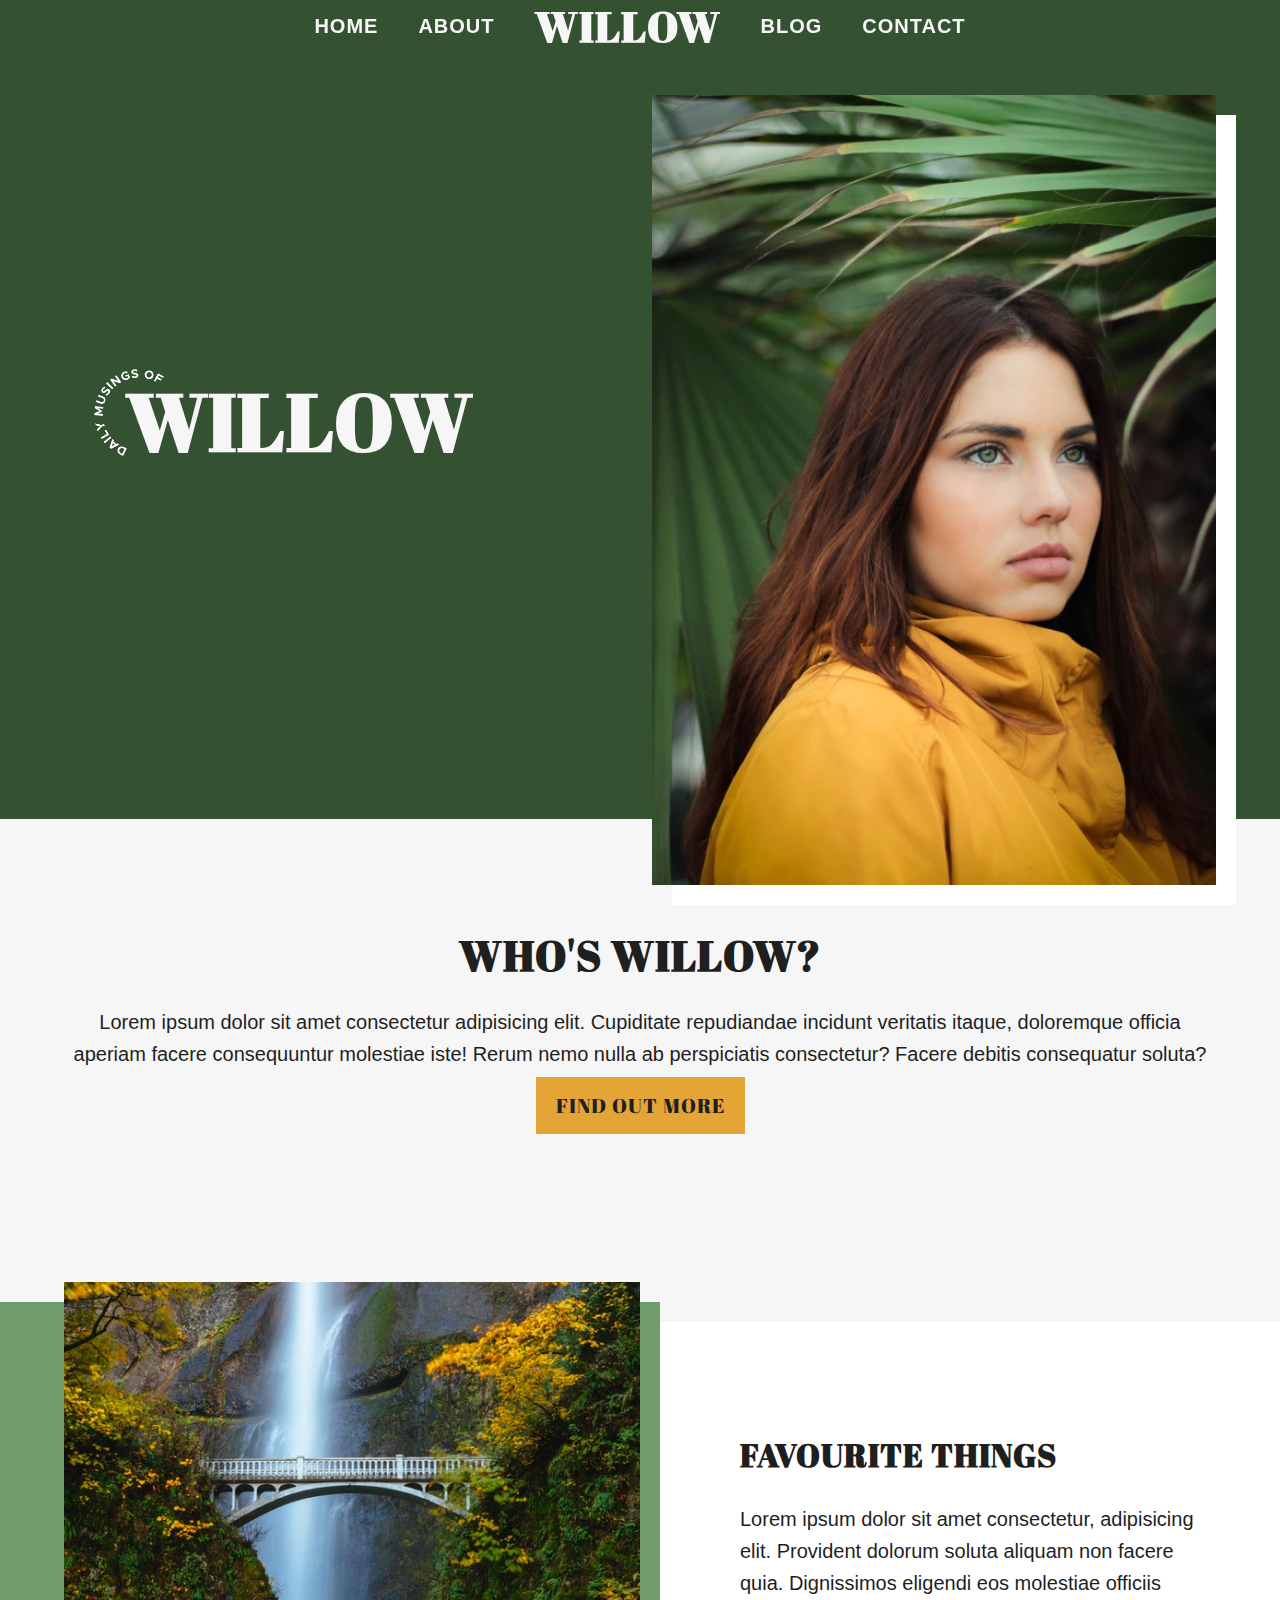
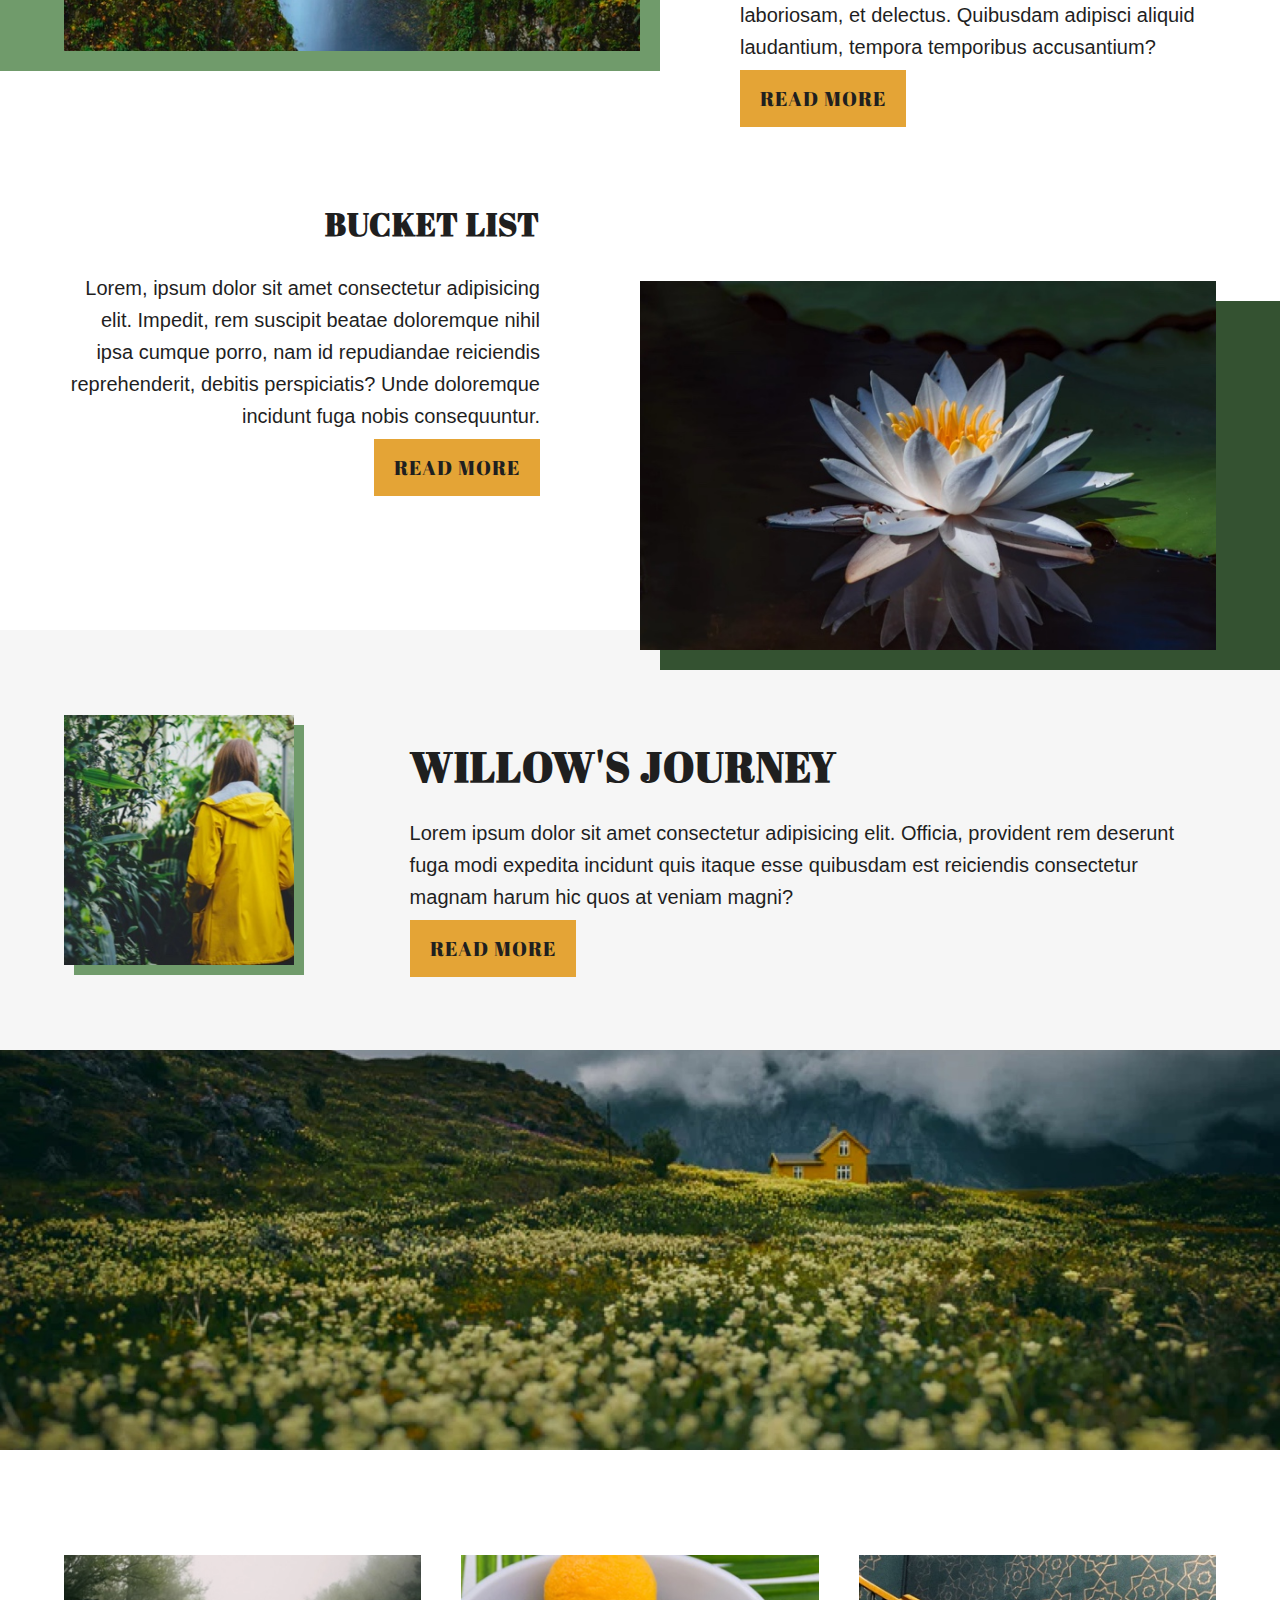
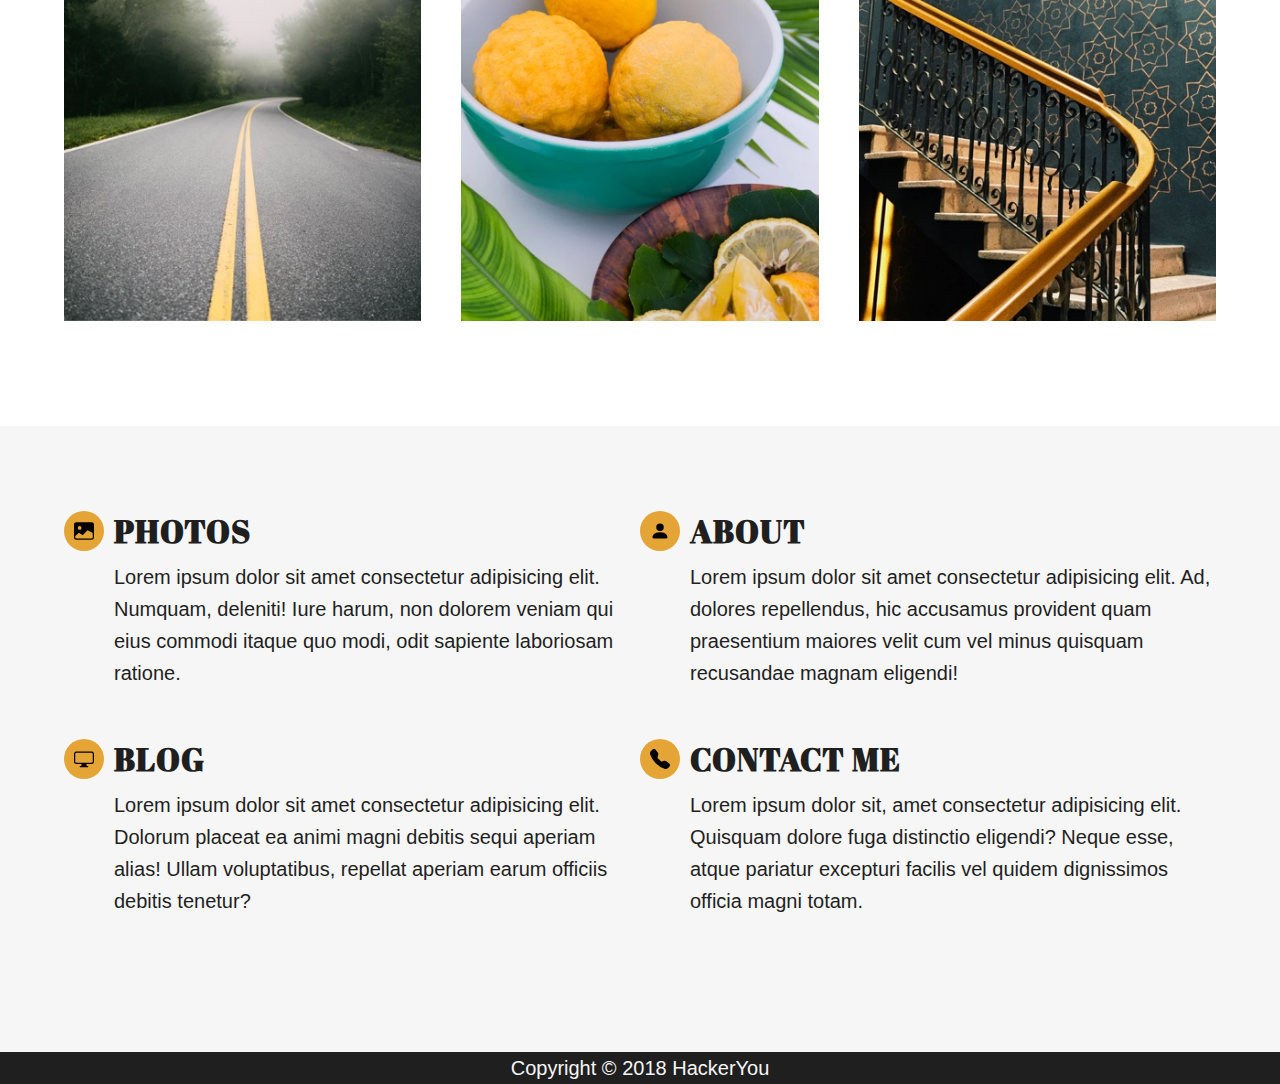
<file: index.html>
<!DOCTYPE html>
<html lang="en">
<head>
	<meta charset="UTF-8">
	<meta http-equiv="X-UA-Compatible" content="IE=edge">
	<meta name="viewport" content="width=device-width, initial-scale=1.0">
	<link rel="preconnect" href="https://fonts.googleapis.com">
	<link rel="preconnect" href="https://fonts.gstatic.com" crossorigin>
	<link href="https://fonts.googleapis.com/css2?family=Abril+Fatface&family=Montserrat:wght@400;700&display=swap"
		rel="stylesheet">
	<link rel="stylesheet" href="./styles/styles.css">
	<title>Willow</title>
</head>
<body>
	<nav class="menu">
		<label for="mobile-menu" class="mobile-menu"> <!--  mobile only -->
			<h2>Willow</h2>
			<img src="./assets/chevron-down.svg" alt="chevron drop down icon">
		</label>
		<input type="checkbox" id="mobile-menu" class="mobile-menu">
		<ul>
			<li><a href="#">home</a></li>
			<li><a href="#about">about</a></li>
			<li><h2>willow</h2></li>
			<li><a href="./blog.html">blog</a></li>
			<li><a href="./contact.html">contact</a></li>
		</ul>
	</nav>
	<header class="index-header">
		<div class="wrapper">
			<div class="header-text">
				<img src="./assets/circle-text.png" class="circle-text" alt="decorative text stating Daily Musings of">
				<h1>willow</h1>
			</div>
			<div class="portrait">
				<img src="./assets/home-image-1.jpg" alt="willow in a yellow outdoors jacket in the wild">
			</div>
		</div>
	</header>
	<main>
		<section class="about" id="about">
			<div class="wrapper">
				<h2>who's willow?</h2>
				<p>Lorem ipsum dolor sit amet consectetur adipisicing elit. Cupiditate repudiandae incidunt veritatis itaque, doloremque officia aperiam facere consequuntur molestiae iste! Rerum nemo nulla ab perspiciatis consectetur? Facere debitis consequatur soluta?</p>
				<a href="#" class="button">find out more</a>
			</div>
		</section>
		<section class="bucket-list">
			<div class="wrapper">
				<div class="bucket-list-box1">
					<img src="./assets/home-image-2.jpg" alt="bridge connecting two cliffs with waterfall behind the bridge">
				</div>
				<div class="bucket-list-box2">
					<h3>favourite things</h3>
					<p>Lorem ipsum dolor sit amet consectetur, adipisicing elit. Provident dolorum soluta aliquam non facere quia. Dignissimos eligendi eos molestiae officiis laboriosam, et delectus. Quibusdam adipisci aliquid laudantium, tempora temporibus accusantium?</p>
					<a href="#" class="button">read more</a>
				</div>
				<div class="bucket-list-box3">
					<img src="./assets/home-image-3.jpg" alt="white flower floating on still water">
				</div>
				<div class="bucket-list-box4">
					<h3>bucket list</h3>
					<p>Lorem, ipsum dolor sit amet consectetur adipisicing elit. Impedit, rem suscipit beatae doloremque nihil ipsa cumque porro, nam id repudiandae reiciendis reprehenderit, debitis perspiciatis? Unde doloremque incidunt fuga nobis consequuntur.</p>
					<a href="#" class="button">read more</a>
				</div>
			</div>
		</section>
		<section class="journey">
			<div class="wrapper">
				<div class="journey-box1">
					<img src="./assets/home-image-4.jpg" alt="Willow walking through garden">
				</div>
				<div class="journey-box2">
					<h2>Willow's Journey</h2>
					<p>Lorem ipsum dolor sit amet consectetur adipisicing elit. Officia, provident rem deserunt fuga modi expedita incidunt quis itaque esse quibusdam est reiciendis consectetur magnam harum hic quos at veniam magni?</p>
					<a href="#" class="button">read more</a>
				</div>
			</div>
		</section>
		<div class="banner"></div>
		<section class="gallery">
			<div class="wrapper">
				<ul>
					<li><img src="./assets/home-image-6.jpg" alt="single lane rural road"></li>
					<li><img src="./assets/home-image-7.jpg" alt="bowl of 3 orange fruit and plate with sliced lemons"></li>
					<li><img src="./assets/home-image-8.jpg" alt="extravagant staircase"></li>
				</ul>
			</div>
		</section>
		<section class="navigation">
			<div class="wrapper">
				<div class="nav-box">
					<div>
						<img src="./assets/image-fill.svg" alt="image icon">
					</div>
					<h3>photos</h3>
					<p>Lorem ipsum dolor sit amet consectetur adipisicing elit. Numquam, deleniti! Iure harum, non dolorem veniam qui eius commodi itaque quo modi, odit sapiente laboriosam ratione.</p>
				</div>
				<div class="nav-box">
					<div>
						<img src="./assets/person-fill.svg" alt="person icon">
					</div>
					<h3>about</h3>
					<p>Lorem ipsum dolor sit amet consectetur adipisicing elit. Ad, dolores repellendus, hic accusamus provident quam praesentium maiores velit cum vel minus quisquam recusandae magnam eligendi!</p>
				</div>
				<div class="nav-box">
					<div>
						<img src="./assets/display.svg" alt="monitor icon">
					</div>
					<h3>blog</h3>
					<p>Lorem ipsum dolor sit amet consectetur adipisicing elit. Dolorum placeat ea animi magni debitis sequi aperiam alias! Ullam voluptatibus, repellat aperiam earum officiis debitis tenetur?</p>
				</div>
				<div class="nav-box">
					<div>
						<img src="./assets/telephone-fill.svg" alt="phone icon">
					</div>
					<h3>contact me</h3>
					<p>Lorem ipsum dolor sit, amet consectetur adipisicing elit. Quisquam dolore fuga distinctio eligendi? Neque esse, atque pariatur excepturi facilis vel quidem dignissimos officia magni totam.
					</p>
				</div>
			</div>
		</section>
	</main>
	<footer>
		<p class="copyright">Copyright © 2018 HackerYou</p>
	</footer>
</body>
</html>
</file>
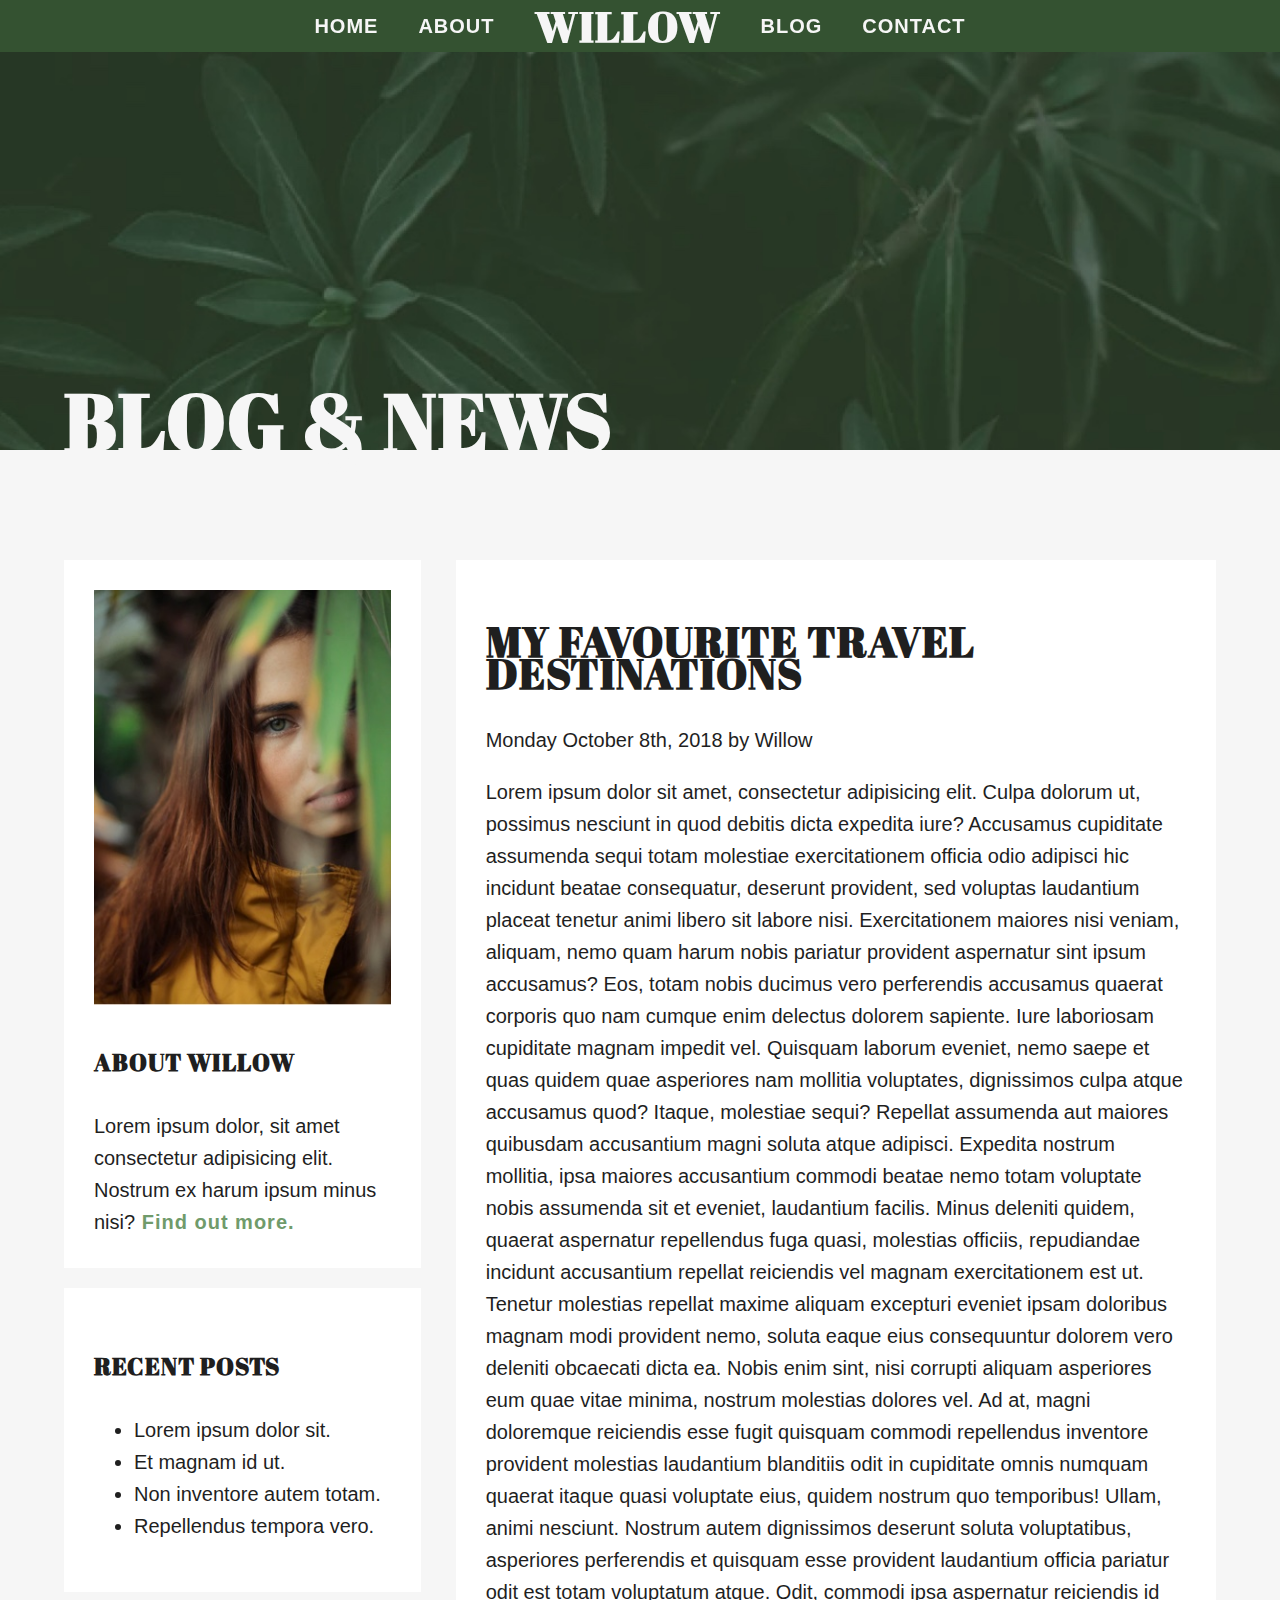
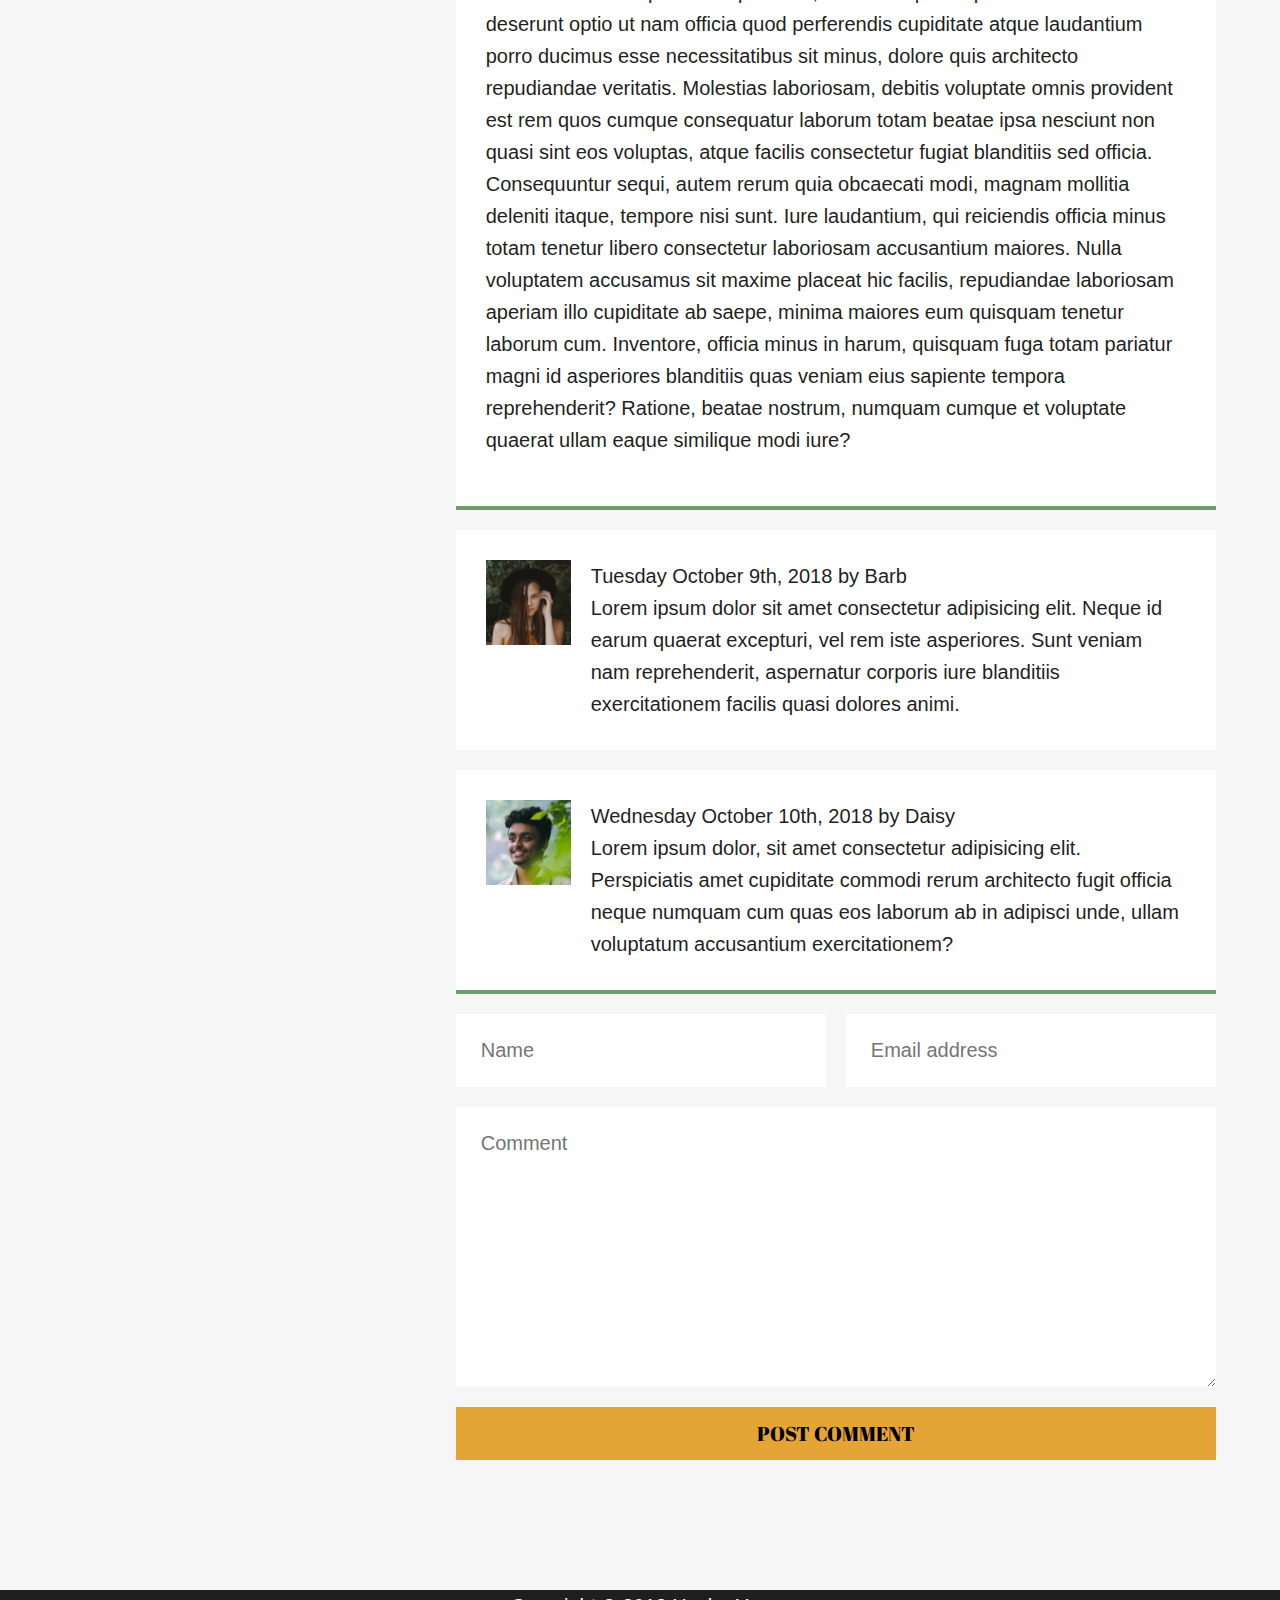
<file: blog.html>
<!DOCTYPE html>
<html lang="en">

<head>
    <meta charset="UTF-8">
    <meta http-equiv="X-UA-Compatible" content="IE=edge">
    <meta name="viewport" content="width=device-width, initial-scale=1.0">
    <link rel="preconnect" href="https://fonts.googleapis.com">
    <link rel="preconnect" href="https://fonts.gstatic.com" crossorigin>
    <link href="https://fonts.googleapis.com/css2?family=Abril+Fatface&family=Montserrat:wght@400;700&display=swap"
        rel="stylesheet">
    <link rel="stylesheet" href="./styles/styles.css">
    <title>Willow</title>
</head>
<body>
    <nav class="menu">
        <label for="mobile-menu" class="mobile-menu"> <!--  mobile only -->
            <h2>Willow</h2>
            <img src="./assets/chevron-down.svg" alt="chevron drop down icon">
        </label>
        <input type="checkbox" id="mobile-menu" class="mobile-menu">
		<ul>
			<li><a href="./index.html">home</a></li>
			<li><a href="./index.html#about">about</a></li>
			<li>
				<h2>willow</h2>
			</li>
			<li><a href="#">blog</a></li>
			<li><a href="./contact.html">contact</a></li>
		</ul>
	</nav>
    <header class="blog-header header">
        <div class="wrapper">
            <h1>Blog & News</h1>
        </div>
    </header>
    <main class="blog-sections sections">
        <div class="wrapper">
            <div class="left-box">
                <section>
                    <img src="./assets/blog-image-2.jpg" alt="WIllow posing with face partially covered by a plant">
                    <h4>About Willow</h4>
                    <p>Lorem ipsum dolor, sit amet consectetur adipisicing elit. Nostrum ex harum ipsum minus nisi?</p>
                    <a href="#" class="blog-link">Find out more.</a>
                </section>
                <section>
                    <h4>Recent Posts</h4>
                    <ul>
                        <li>
                            <p>Lorem ipsum dolor sit.</p>
                        </li>
                        <li>
                            <p>Et magnam id ut.</p>
                        </li>
                        <li>
                            <p>Non inventore autem totam.</p>
                        </li>
                        <li>
                            <p>Repellendus tempora vero.</p>
                        </li>
                    </ul>
                </section>
            </div>
            <div class="right-box">
                <section class="blog-post">
                    <h2>My Favourite Travel Destinations</h2>
                    <p>Monday October 8th, 2018 by Willow</p>
                    <p>Lorem ipsum dolor sit amet, consectetur adipisicing elit. Culpa dolorum ut, possimus nesciunt in quod debitis dicta expedita iure? Accusamus cupiditate assumenda sequi totam molestiae exercitationem officia odio adipisci hic incidunt beatae consequatur, deserunt provident, sed voluptas laudantium placeat tenetur animi libero sit labore nisi. Exercitationem maiores nisi veniam, aliquam, nemo quam harum nobis pariatur provident aspernatur sint ipsum accusamus? Eos, totam nobis ducimus vero perferendis accusamus quaerat corporis quo nam cumque enim delectus dolorem sapiente. Iure laboriosam cupiditate magnam impedit vel. Quisquam laborum eveniet, nemo saepe et quas quidem quae asperiores nam mollitia voluptates, dignissimos culpa atque accusamus quod? Itaque, molestiae sequi? Repellat assumenda aut maiores quibusdam accusantium magni soluta atque adipisci. Expedita nostrum mollitia, ipsa maiores accusantium commodi beatae nemo totam voluptate nobis assumenda sit et eveniet, laudantium facilis. Minus deleniti quidem, quaerat aspernatur repellendus fuga quasi, molestias officiis, repudiandae incidunt accusantium repellat reiciendis vel magnam exercitationem est ut. Tenetur molestias repellat maxime aliquam excepturi eveniet ipsam doloribus magnam modi provident nemo, soluta eaque eius consequuntur dolorem vero deleniti obcaecati dicta ea. Nobis enim sint, nisi corrupti aliquam asperiores eum quae vitae minima, nostrum molestias dolores vel. Ad at, magni doloremque reiciendis esse fugit quisquam commodi repellendus inventore provident molestias laudantium blanditiis odit in cupiditate omnis numquam quaerat itaque quasi voluptate eius, quidem nostrum quo temporibus! Ullam, animi nesciunt. Nostrum autem dignissimos deserunt soluta voluptatibus, asperiores perferendis et quisquam esse provident laudantium officia pariatur odit est totam voluptatum atque. Odit, commodi ipsa aspernatur reiciendis id deserunt optio ut nam officia quod perferendis cupiditate atque laudantium porro ducimus esse necessitatibus sit minus, dolore quis architecto repudiandae veritatis. Molestias laboriosam, debitis voluptate omnis provident est rem quos cumque consequatur laborum totam beatae ipsa nesciunt non quasi sint eos voluptas, atque facilis consectetur fugiat blanditiis sed officia. Consequuntur sequi, autem rerum quia obcaecati modi, magnam mollitia deleniti itaque, tempore nisi sunt. Iure laudantium, qui reiciendis officia minus totam tenetur libero consectetur laboriosam accusantium maiores. Nulla voluptatem accusamus sit maxime placeat hic facilis, repudiandae laboriosam aperiam illo cupiditate ab saepe, minima maiores eum quisquam tenetur laborum cum. Inventore, officia minus in harum, quisquam fuga totam pariatur magni id asperiores blanditiis quas veniam eius sapiente tempora reprehenderit? Ratione, beatae nostrum, numquam cumque et voluptate quaerat ullam eaque similique modi iure? </p>
                </section>
                <section class="comments">
                    <div class="blog-comment1 blog-comment">
                        <div class="comment-photo">
                            <img src="./assets/blog-image-3.jpg" alt="Barb looking at the camera outdoors">
                        </div>
                        <div class="comment-text">
                            <p>Tuesday October 9th, 2018 by Barb</p>
                            <p>Lorem ipsum dolor sit amet consectetur adipisicing elit. Neque id earum quaerat excepturi, vel rem iste asperiores. Sunt veniam nam reprehenderit, aspernatur corporis iure blanditiis exercitationem facilis quasi dolores animi.</p>
                        </div>
                    </div>
                    <div class="blog-comment2 blog-comment">
                        <div class="comment-photo">
                            <img src="./assets/blog-image-4.jpg" alt="Daisy outdoors">
                        </div>
                        <div class="comment-text">
                            <p>Wednesday October 10th, 2018 by Daisy</p>
                            <p>Lorem ipsum dolor, sit amet consectetur adipisicing elit. Perspiciatis amet cupiditate commodi rerum architecto fugit officia neque numquam cum quas eos laborum ab in adipisci unde, ullam voluptatum accusantium exercitationem?</p>
                        </div>
                    </div>
                </section>
                <form action="#" class="comment">
                    <label for="name"></label>
                    <input type="text" id="name" name="name" placeholder="Name">
                    <label for="email"></label>
                    <input type="email" id="email" name="name" placeholder="Email address">
                    <label for="comment"></label>
                    <textarea name="comment" id="comment" cols="20" rows="10" placeholder="Comment"></textarea>
                    <button class="button">post comment</button>
                </form>
            </div>
        </div>
    </main>
    <footer>
        <p class="copyright">Copyright © 2018 HackerYou</p>
    </footer>
</body>
</html>
</file>
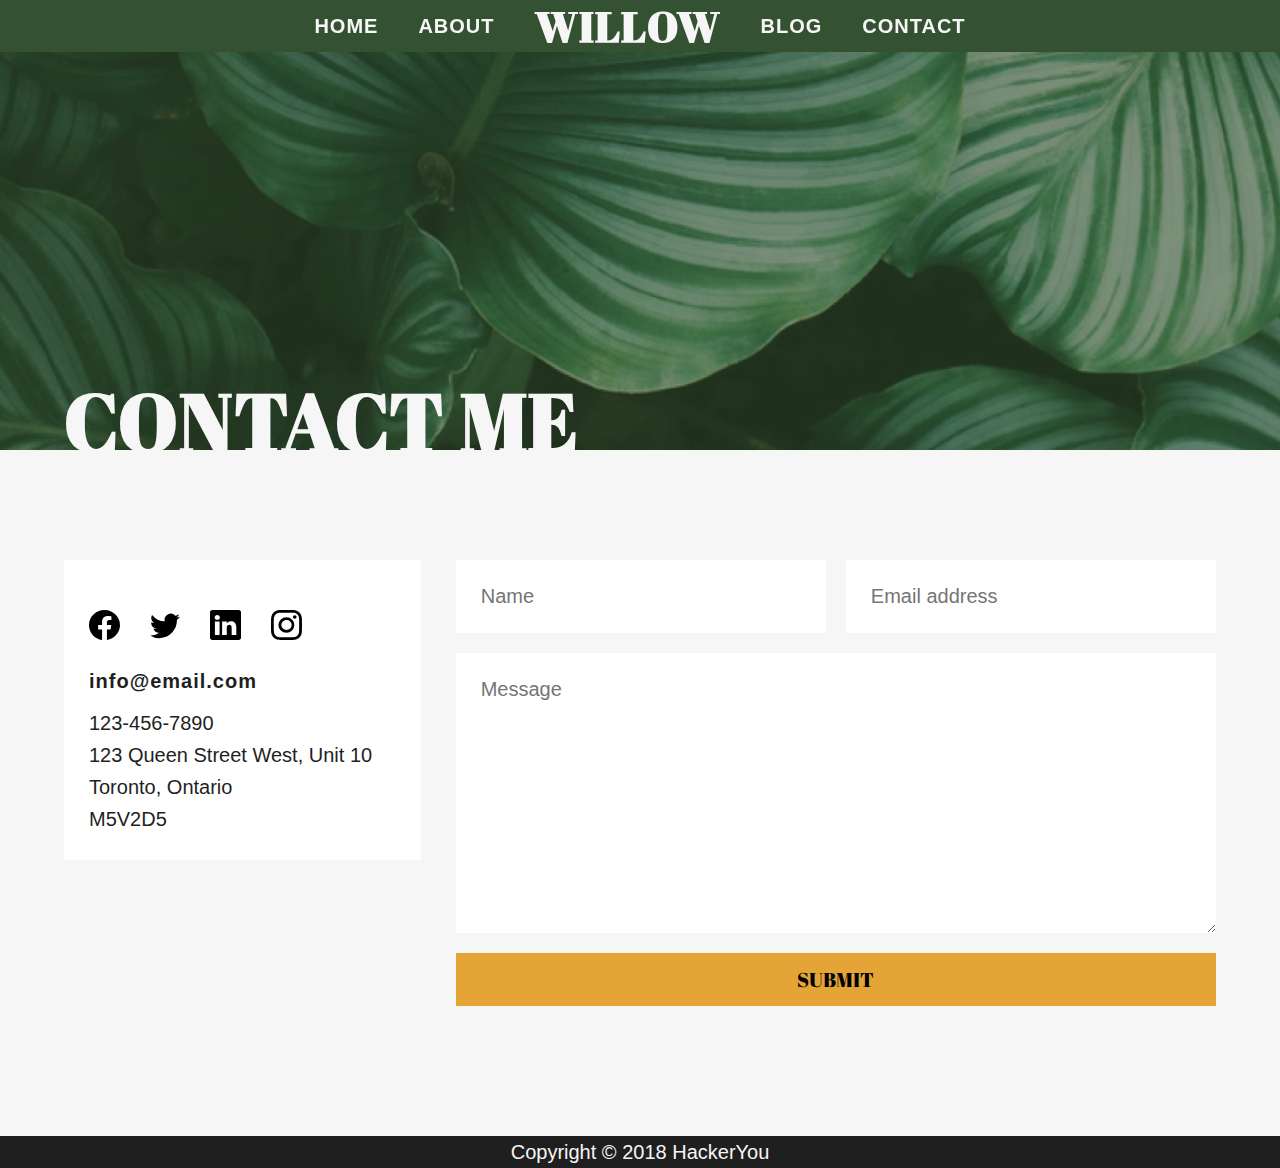
<file: contact.html>
<!DOCTYPE html>
<html lang="en">

<head>
    <meta charset="UTF-8">
    <meta http-equiv="X-UA-Compatible" content="IE=edge">
    <meta name="viewport" content="width=device-width, initial-scale=1.0">
    <link rel="preconnect" href="https://fonts.googleapis.com">
    <link rel="preconnect" href="https://fonts.gstatic.com" crossorigin>
    <link href="https://fonts.googleapis.com/css2?family=Abril+Fatface&family=Montserrat:wght@400;700&display=swap"
        rel="stylesheet">
    <link rel="stylesheet" href="./styles/styles.css">
    <title>Willow</title>
</head>
<body>
    <nav class="menu">
        <label for="mobile-menu" class="mobile-menu"> <!--  mobile only -->
            <h2>Willow</h2>
            <img src="./assets/chevron-down.svg" alt="chevron drop down icon"> 
        </label>
        <input type="checkbox" id="mobile-menu" class="mobile-menu">
        <ul>
            <li><a href="./index.html">home</a></li>
            <li><a href="./index.html#about">about</a></li>
            <li><h2>willow</h2></li>
            <li><a href="./blog.html">blog</a></li>
            <li><a href="./contact.html">contact</a></li>
        </ul>
    </nav>
    <header class="contact-header header">
        <div class="wrapper">
            <h1>contact me</h1>
        </div>
    </header>
    <main class="contact-sections sections">
        <div class="wrapper">
            <div class="left-box">
                <section>
                    <ul>
                        <li><a href="#"><img src="./assets/facebook.svg" alt="Facebook icon"></a></li>
                        <li><a href="#"><img src="./assets/twitter.svg" alt="Twitter icon"></a></li>
                        <li><a href="#"><img src="./assets/linkedin.svg" alt="Linkedin icon"></a></li>
                        <li><a href="#"><img src="./assets/instagram.svg" alt="Instagram icon"></a></li>
                    </ul>
                    <a href="#">info@email.com</a>
                    <p>123-456-7890</p>
                    <p>123 Queen Street West, Unit 10</p>
                    <p>Toronto, Ontario</p>
                    <p>M5V2D5</p>
                </section>
            </div>
            <div class="right-box">
                <form action="#" class="contact">
                    <label for="name"></label>
                    <input type="text" id="name" name="name" placeholder="Name">
                    <label for="email"></label>
                    <input type="email" id="email" name="name" placeholder="Email address">
                    <label for="message"></label>
                    <textarea name="message" id="" cols="20" rows="10" placeholder="Message"></textarea>
                    <button class="button">submit</button>
                </form>
            </div>
        </div>
    </main>
    <footer>
        <p class="copyright">Copyright © 2018 HackerYou</p>
    </footer>

</body>
</html>
</file>
<file: styles/styles.css>
html {
  line-height: 1.15;
  -ms-text-size-adjust: 100%;
  -webkit-text-size-adjust: 100%;
}

body {
  margin: 0;
}

article, aside, footer, header, nav, section {
  display: block;
}

h1 {
  font-size: 2em;
  margin: 0.67em 0;
}

figcaption, figure, main {
  display: block;
}

figure {
  margin: 1em 40px;
}

hr {
  -webkit-box-sizing: content-box;
          box-sizing: content-box;
  height: 0;
  overflow: visible;
}

pre {
  font-family: monospace, monospace;
  font-size: 1em;
}

a {
  background-color: transparent;
  -webkit-text-decoration-skip: objects;
}

abbr[title] {
  border-bottom: none;
  text-decoration: underline;
  -webkit-text-decoration: underline dotted;
          text-decoration: underline dotted;
}

b, strong {
  font-weight: inherit;
}

b, strong {
  font-weight: bolder;
}

code, kbd, samp {
  font-family: monospace, monospace;
  font-size: 1em;
}

dfn {
  font-style: italic;
}

mark {
  background-color: #ff0;
  color: #000;
}

small {
  font-size: 80%;
}

sub, sup {
  font-size: 75%;
  line-height: 0;
  position: relative;
  vertical-align: baseline;
}

sub {
  bottom: -0.25em;
}

sup {
  top: -0.5em;
}

audio, video {
  display: inline-block;
}

audio:not([controls]) {
  display: none;
  height: 0;
}

img {
  border-style: none;
}

svg:not(:root) {
  overflow: hidden;
}

button, input, optgroup, select, textarea {
  font-family: sans-serif;
  font-size: 100%;
  line-height: 1.15;
  margin: 0;
}

button, input {
  overflow: visible;
}

button, select {
  text-transform: none;
}

button, html [type=button], [type=reset], [type=submit] {
  -webkit-appearance: button;
}

button::-moz-focus-inner, [type=button]::-moz-focus-inner, [type=reset]::-moz-focus-inner, [type=submit]::-moz-focus-inner {
  border-style: none;
  padding: 0;
}

button:-moz-focusring, [type=button]:-moz-focusring, [type=reset]:-moz-focusring, [type=submit]:-moz-focusring {
  outline: 1px dotted ButtonText;
}

fieldset {
  padding: 0.35em 0.75em 0.625em;
}

legend {
  -webkit-box-sizing: border-box;
          box-sizing: border-box;
  color: inherit;
  display: table;
  max-width: 100%;
  padding: 0;
  white-space: normal;
}

progress {
  display: inline-block;
  vertical-align: baseline;
}

textarea {
  overflow: auto;
}

[type=checkbox], [type=radio] {
  -webkit-box-sizing: border-box;
          box-sizing: border-box;
  padding: 0;
}

[type=number]::-webkit-inner-spin-button, [type=number]::-webkit-outer-spin-button {
  height: auto;
}

[type=search] {
  -webkit-appearance: textfield;
  outline-offset: -2px;
}

[type=search]::-webkit-search-cancel-button, [type=search]::-webkit-search-decoration {
  -webkit-appearance: none;
}

::-webkit-file-upload-button {
  -webkit-appearance: button;
  font: inherit;
}

details, menu {
  display: block;
}

summary {
  display: list-item;
}

canvas {
  display: inline-block;
}

template {
  display: none;
}

[hidden] {
  display: none;
}

html {
  -webkit-box-sizing: border-box;
          box-sizing: border-box;
}

*, *:before, *:after {
  -webkit-box-sizing: inherit;
          box-sizing: inherit;
}

.sr-only {
  position: absolute;
  width: 1px;
  height: 1px;
  margin: -1px;
  border: 0;
  padding: 0;
  white-space: nowrap;
  -webkit-clip-path: inset(100%);
          clip-path: inset(100%);
  clip: rect(0 0 0 0);
  overflow: hidden;
}

html {
  font-family: "Monstserrat", sans-serif;
  font-size: 20px;
  text-align: left;
  line-height: 32px;
  letter-spacing: 1px;
  text-transform: uppercase;
  color: #1f1f1f;
}

p {
  letter-spacing: 0px;
  text-transform: none;
}

h1 {
  font-family: "Abril Fatface", cursive;
  font-size: 80px;
  line-height: 92px;
  color: #f6f6f6;
}

h2 {
  font-family: "Abril Fatface", cursive;
  font-size: 42px;
}

h3 {
  font-family: "Abril Fatface", cursive;
  font-size: 32px;
}

h4 {
  font-family: "Abril Fatface", cursive;
  font-size: 24px;
}

a {
  text-decoration: none;
  color: inherit;
}

.menu {
  color: #f6f6f6;
}
.menu a {
  font-family: "Monstserrat", sans-serif;
  font-size: 20px;
  text-align: right;
  line-height: 29px;
  font-weight: 700;
}
.menu a:hover {
  color: #e4a436;
}

.button {
  font-family: "Abril Fatface", cursive;
  font-size: 20px;
  text-align: center;
  text-transform: uppercase;
}

.blog-link {
  font-family: "Monstserrat", sans-serif;
  font-size: 20px;
  text-align: left;
  line-height: 32px;
  color: #709b6b;
  text-transform: none;
  font-weight: bold;
}

.left-box a {
  text-transform: none;
  font-weight: 700;
}

ul {
  list-style: none;
}

img {
  width: 100%;
  height: 100%;
  -o-object-fit: cover;
     object-fit: cover;
}

.wrapper {
  margin: 0 auto;
  width: 90%;
  max-width: 1200px;
}

.button {
  background-color: #e4a436;
  padding: 15px 20px;
}

nav {
  background-color: #345231;
  width: 100%;
  position: fixed;
  top: 0;
  z-index: 1;
}
nav ul {
  display: -webkit-box;
  display: -ms-flexbox;
  display: flex;
  -webkit-box-pack: center;
      -ms-flex-pack: center;
          justify-content: center;
  -webkit-box-align: center;
      -ms-flex-align: center;
          align-items: center;
  padding: 10px 0;
  margin: 0;
}
nav li {
  padding: 0 20px;
}
nav h2 {
  margin: 0;
}
nav label,
nav input {
  display: none;
}

.index-header {
  background-color: #345231;
  padding-top: 20px;
}
.index-header .wrapper {
  display: -webkit-box;
  display: -ms-flexbox;
  display: flex;
  -webkit-box-align: center;
      -ms-flex-align: center;
          align-items: center;
  -webkit-box-pack: justify;
      -ms-flex-pack: justify;
          justify-content: space-between;
}
.index-header div {
  -ms-flex-preferred-size: 49%;
      flex-basis: 49%;
  position: flex;
}
.index-header h1 {
  display: inline-block;
  position: relative;
  right: 15px;
}
.index-header .circle-text {
  width: 70px;
  position: relative;
  top: 5px;
  left: 30px;
  -o-object-fit: contain;
     object-fit: contain;
}
.index-header .portrait img {
  position: relative;
  top: 75px;
  -webkit-box-shadow: 20px 20px #fff;
          box-shadow: 20px 20px #fff;
}

section {
  padding: 85px 0;
}

.about {
  background-color: #f6f6f6;
  text-align: center;
  padding-bottom: 200px;
}

.bucket-list .wrapper {
  display: -webkit-box;
  display: -ms-flexbox;
  display: flex;
  -ms-flex-wrap: wrap;
      flex-wrap: wrap;
  -webkit-box-pack: justify;
      -ms-flex-pack: justify;
          justify-content: space-between;
}
.bucket-list .wrapper div {
  -ms-flex-preferred-size: 50%;
      flex-basis: 50%;
}
.bucket-list .wrapper .bucket-list-box1 img {
  position: relative;
  top: -125px;
  -webkit-box-shadow: 20px 20px #709b6b, -200px 20px #709b6b, -500px 20px #709b6b, -900px 20px #709b6b;
          box-shadow: 20px 20px #709b6b, -200px 20px #709b6b, -500px 20px #709b6b, -900px 20px #709b6b;
}
.bucket-list .wrapper .bucket-list-box2 {
  padding-left: 100px;
}
.bucket-list .wrapper .bucket-list-box3 {
  -webkit-box-ordinal-group: 2;
      -ms-flex-order: 1;
          order: 1;
}
.bucket-list .wrapper .bucket-list-box3 img {
  position: relative;
  top: 105px;
  -webkit-box-shadow: 20px 20px #345231, 200px 20px #345231, 500px 20px #345231, 900px 20px #345231;
          box-shadow: 20px 20px #345231, 200px 20px #345231, 500px 20px #345231, 900px 20px #345231;
}
.bucket-list .wrapper .bucket-list-box4 {
  text-align: right;
  padding-right: 100px;
}

.journey {
  background-color: #f6f6f6;
}
.journey .wrapper {
  display: -webkit-box;
  display: -ms-flexbox;
  display: flex;
  -webkit-box-pack: justify;
      -ms-flex-pack: justify;
          justify-content: space-between;
}
.journey .wrapper .journey-box1 {
  -ms-flex-preferred-size: 20%;
      flex-basis: 20%;
}
.journey .wrapper .journey-box2 {
  -ms-flex-preferred-size: 70%;
      flex-basis: 70%;
}
.journey .wrapper img {
  -webkit-box-shadow: 10px 10px #709b6b;
          box-shadow: 10px 10px #709b6b;
}

.banner {
  background-image: url(./../assets/home-image-5.jpg);
  width: 100%;
  height: 400px;
  background-size: cover;
}

.gallery ul {
  display: -webkit-box;
  display: -ms-flexbox;
  display: flex;
  -webkit-box-pack: justify;
      -ms-flex-pack: justify;
          justify-content: space-between;
  padding: 0;
}
.gallery ul li {
  -ms-flex-preferred-size: 31%;
      flex-basis: 31%;
}

.navigation {
  background-color: #f6f6f6;
}
.navigation .wrapper {
  display: -webkit-box;
  display: -ms-flexbox;
  display: flex;
  -ms-flex-wrap: wrap;
      flex-wrap: wrap;
}
.navigation .nav-box {
  -ms-flex-preferred-size: 50%;
      flex-basis: 50%;
  display: -webkit-box;
  display: -ms-flexbox;
  display: flex;
  -ms-flex-wrap: wrap;
      flex-wrap: wrap;
  -webkit-box-align: center;
      -ms-flex-align: center;
          align-items: center;
}
.navigation .nav-box div {
  border-radius: 50%;
  background-color: #e4a436;
  width: 40px;
  height: 40px;
  margin-right: 10px;
  display: -webkit-box;
  display: -ms-flexbox;
  display: flex;
  -webkit-box-pack: center;
      -ms-flex-pack: center;
          justify-content: center;
  -webkit-box-align: center;
      -ms-flex-align: center;
          align-items: center;
}
.navigation .nav-box img {
  height: 50%;
  width: 50%;
}
.navigation .nav-box p {
  margin: 10px 0 50px 50px;
}
.navigation .nav-box h3 {
  margin: 0;
}

.copyright {
  background-color: #1f1f1f;
  color: #f6f6f6;
  text-align: center;
  margin: 0;
}

.header {
  background-size: cover;
  height: 50vh;
}
.header .wrapper {
  display: -webkit-box;
  display: -ms-flexbox;
  display: flex;
  -webkit-box-align: end;
      -ms-flex-align: end;
          align-items: flex-end;
  height: 100%;
}
.header h1 {
  margin: 0;
  position: relative;
  top: 16px;
}

.blog-header {
  background-image: url(./../assets/blog-image-1.jpg);
}

.sections {
  background-color: #f6f6f6;
  padding: 110px 0;
}
.sections .wrapper {
  display: -webkit-box;
  display: -ms-flexbox;
  display: flex;
  -ms-flex-wrap: wrap;
      flex-wrap: wrap;
  -webkit-box-pack: justify;
      -ms-flex-pack: justify;
          justify-content: space-between;
}

.blog-sections ul {
  list-style: disc;
}
.blog-sections ul p {
  margin: 0;
}
.blog-sections .comments {
  padding: 0;
}
.blog-sections .blog-comment {
  display: -webkit-box;
  display: -ms-flexbox;
  display: flex;
}
.blog-sections .blog-post,
.blog-sections .blog-comment2 {
  border-bottom: #709b6b 4px solid;
}
.blog-sections .blog-comment,
.blog-sections .blog-post {
  margin-bottom: 20px;
  background-color: #fff;
}
.blog-sections section,
.blog-sections .blog-comment {
  padding: 30px;
}
.blog-sections .comment-photo {
  -ms-flex-preferred-size: 15%;
      flex-basis: 15%;
  padding-right: 20px;
}
.blog-sections .comment-photo img {
  -o-object-fit: contain;
     object-fit: contain;
  -o-object-position: 0 0;
     object-position: 0 0;
}
.blog-sections .comment-text {
  -ms-flex-preferred-size: 85%;
      flex-basis: 85%;
}
.blog-sections .comment-text p {
  margin: 0;
}

.left-box {
  -ms-flex-preferred-size: 31%;
      flex-basis: 31%;
}
.left-box section {
  background-color: #fff;
  margin-bottom: 20px;
}
.left-box a,
.left-box p {
  display: inline;
}

.right-box {
  -ms-flex-preferred-size: 66%;
      flex-basis: 66%;
}

form {
  display: -webkit-box;
  display: -ms-flexbox;
  display: flex;
  -ms-flex-wrap: wrap;
      flex-wrap: wrap;
}
form input {
  -ms-flex-preferred-size: calc(50% - 10px);
      flex-basis: calc(50% - 10px);
}
form input,
form textarea,
form button {
  border: none;
  margin-bottom: 20px;
}
form button,
form textarea {
  -ms-flex-preferred-size: 100%;
      flex-basis: 100%;
}
form input,
form textarea {
  padding: 25px 25px;
}
form input#name {
  margin-right: 20px;
}

.contact-header {
  background-image: url(./../assets/contact-image-1.jpg);
}

.contact-sections section {
  padding: 25px;
}
.contact-sections ul {
  display: -webkit-box;
  display: -ms-flexbox;
  display: flex;
  padding: 0;
  width: 100%;
}
.contact-sections li {
  -ms-flex-preferred-size: 10%;
      flex-basis: 10%;
  margin-right: 30px;
}
.contact-sections li img {
  -o-object-fit: contain;
     object-fit: contain;
}
.contact-sections section {
  display: -webkit-box;
  display: -ms-flexbox;
  display: flex;
  -ms-flex-wrap: wrap;
      flex-wrap: wrap;
}
.contact-sections section p {
  -ms-flex-preferred-size: 100%;
      flex-basis: 100%;
  margin: 0;
}
.contact-sections section a {
  margin-bottom: 10px;
}

/* Portrait tablet and small desktops */
@media (max-width: 1000px) {
  .index-header .wrapper {
    -webkit-box-orient: vertical;
    -webkit-box-direction: normal;
        -ms-flex-direction: column;
            flex-direction: column;
  }
  .index-header .wrapper div {
    width: 75%;
    text-align: center;
  }
  .index-header .wrapper .circle-text {
    top: 60px;
  }
  .about {
    padding-bottom: 75px;
  }
  .bucket-list .wrapper {
    -webkit-box-orient: vertical;
    -webkit-box-direction: normal;
        -ms-flex-direction: column;
            flex-direction: column;
  }
  .bucket-list .wrapper div {
    -ms-flex-preferred-size: 100%;
        flex-basis: 100%;
  }
  .bucket-list .wrapper .bucket-list-box1 img {
    top: 0;
  }
  .bucket-list .wrapper .bucket-list-box3 {
    -webkit-box-ordinal-group: 1;
        -ms-flex-order: 0;
            order: 0;
  }
  .bucket-list .wrapper .bucket-list-box3 img {
    top: 0;
  }
  .bucket-list .wrapper .bucket-list-box2,
.bucket-list .wrapper .bucket-list-box4 {
    text-align: center;
    padding: 50px 0;
  }
  .journey .wrapper .journey-box1,
.journey .wrapper .journey-box2 {
    -ms-flex-preferred-size: 45%;
        flex-basis: 45%;
  }
  form input {
    -ms-flex-preferred-size: 100%;
        flex-basis: 100%;
  }
  form input#name {
    margin-right: 0;
  }
}
/* Landscape phone to portrait tablet */
@media (max-width: 750px) {
  nav {
    height: 50px;
  }
  nav ul {
    display: none;
  }
  nav li {
    padding: 0;
  }
  nav label {
    cursor: pointer;
    height: 100%;
    display: -webkit-box;
    display: -ms-flexbox;
    display: flex;
    -webkit-box-align: center;
        -ms-flex-align: center;
            align-items: center;
    margin-left: 25px;
  }
  nav label img {
    width: 20px;
    margin-left: 5px;
  }
  nav input {
    position: absolute;
    left: -1000vw;
  }
  nav input:checked ~ ul {
    display: inline-block;
    background-color: #709b6b;
    position: relative;
    padding: 25px 75px 25px 25px;
  }
  nav input:checked ~ ul h2 {
    display: none;
  }
  h1 {
    font-size: 60px;
  }
  .index-header .wrapper .circle-text {
    width: 60px;
    top: 55px;
    left: 25px;
  }
  .journey .wrapper {
    -webkit-box-orient: vertical;
    -webkit-box-direction: normal;
        -ms-flex-direction: column;
            flex-direction: column;
    text-align: center;
  }
  .journey .wrapper .journey-box1 {
    margin-bottom: 40px;
  }
  .banner {
    background-position: 60% 0;
  }
  .gallery ul {
    -webkit-box-orient: vertical;
    -webkit-box-direction: normal;
        -ms-flex-direction: column;
            flex-direction: column;
  }
  .gallery ul li {
    -ms-flex-preferred-size: 100%;
        flex-basis: 100%;
    margin-bottom: 50px;
  }
  .navigation .nav-box {
    -ms-flex-preferred-size: 100%;
        flex-basis: 100%;
  }
  .left-box,
.right-box {
    -ms-flex-preferred-size: 100%;
        flex-basis: 100%;
  }
  .blog-sections .comment-photo {
    -ms-flex-preferred-size: 30%;
        flex-basis: 30%;
  }
}
/* Landscape phones and down */
@media (max-width: 500px) {
  .wrapper {
    width: 95%;
  }
  .header {
    height: 25vh;
  }
  h1 {
    font-size: 36px;
  }
  h2 {
    font-size: 29px;
  }
  h3 {
    font-size: 26px;
  }
  .index-header .wrapper .circle-text {
    width: 55px;
    top: 50px;
    left: 15px;
  }
  .sections {
    padding: 50px 0;
  }
  .blog-sections .blog-comment {
    -ms-flex-wrap: wrap;
        flex-wrap: wrap;
    -webkit-box-pack: center;
        -ms-flex-pack: center;
            justify-content: center;
  }
  .blog-sections .comment-text {
    -ms-flex-preferred-size: 100%;
        flex-basis: 100%;
  }
  .blog-sections .comment-photo {
    -ms-flex-preferred-size: 80%;
        flex-basis: 80%;
  }
}
</file>
